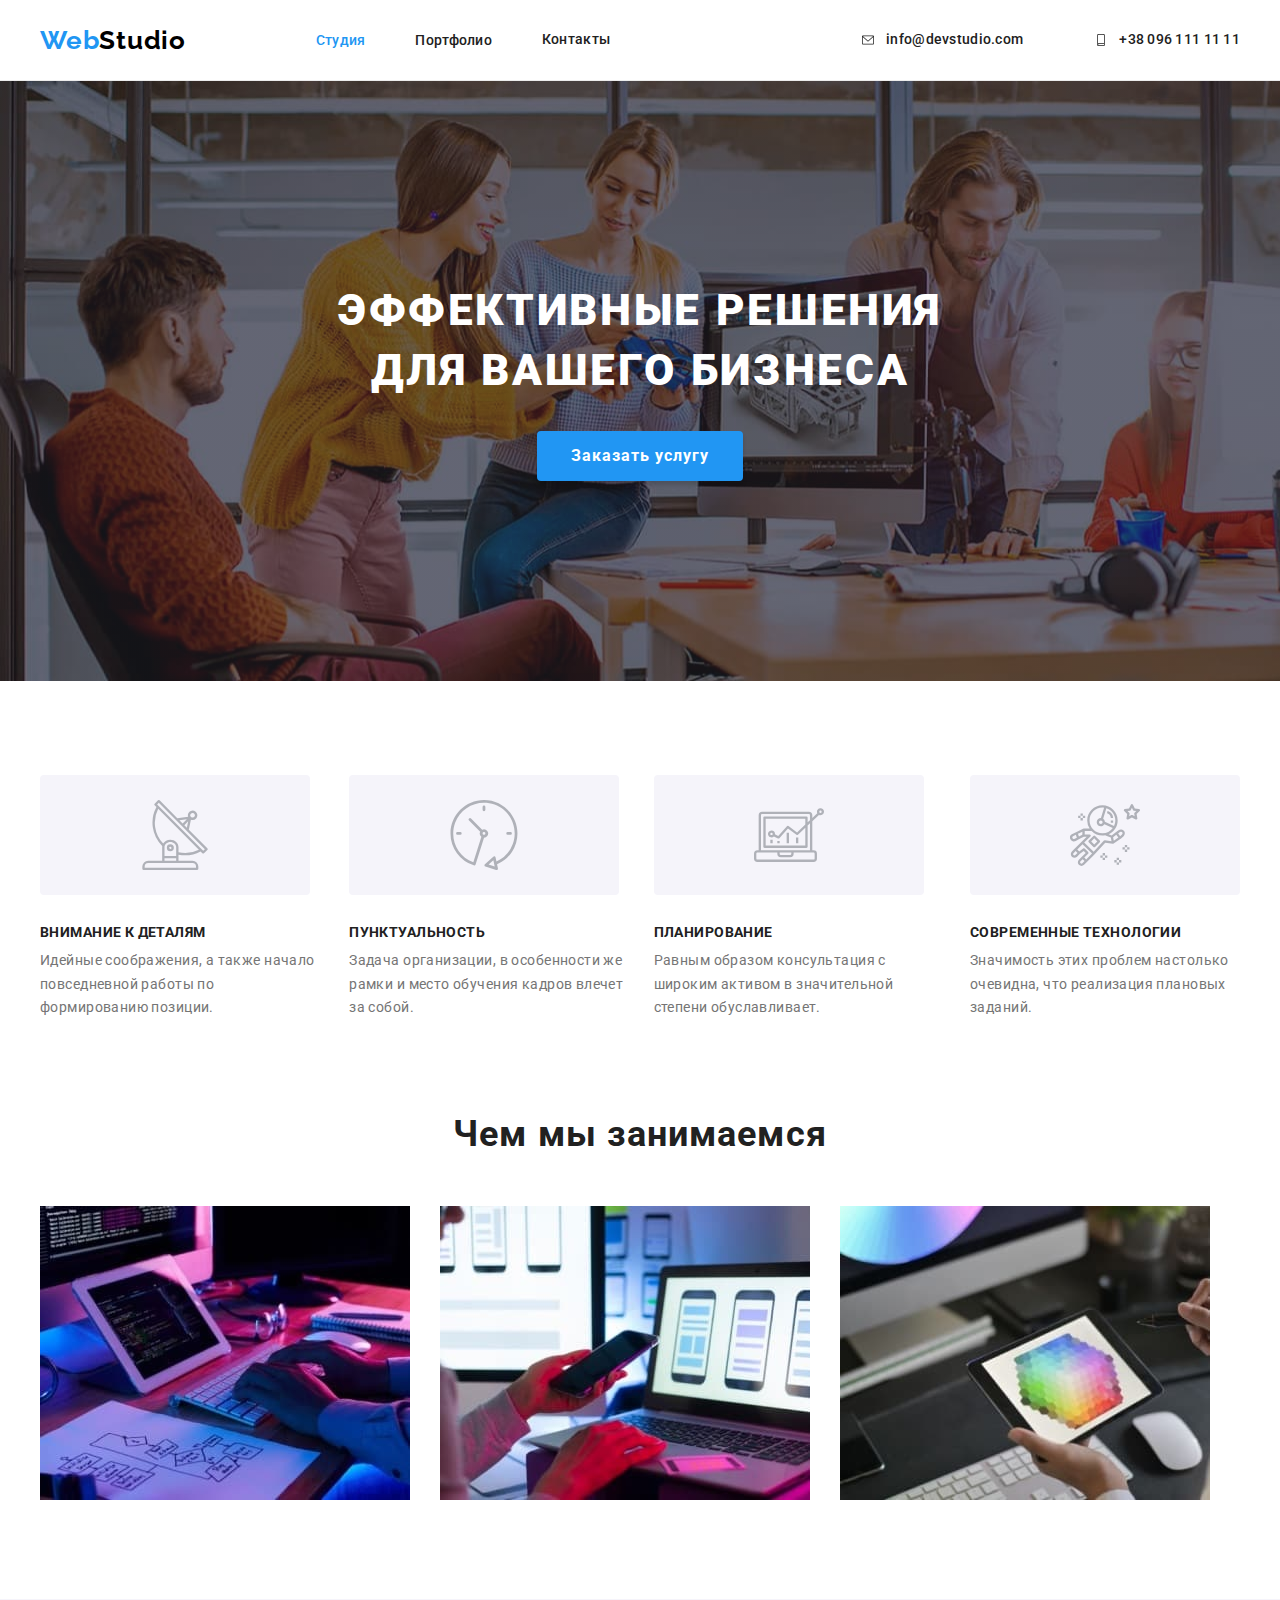
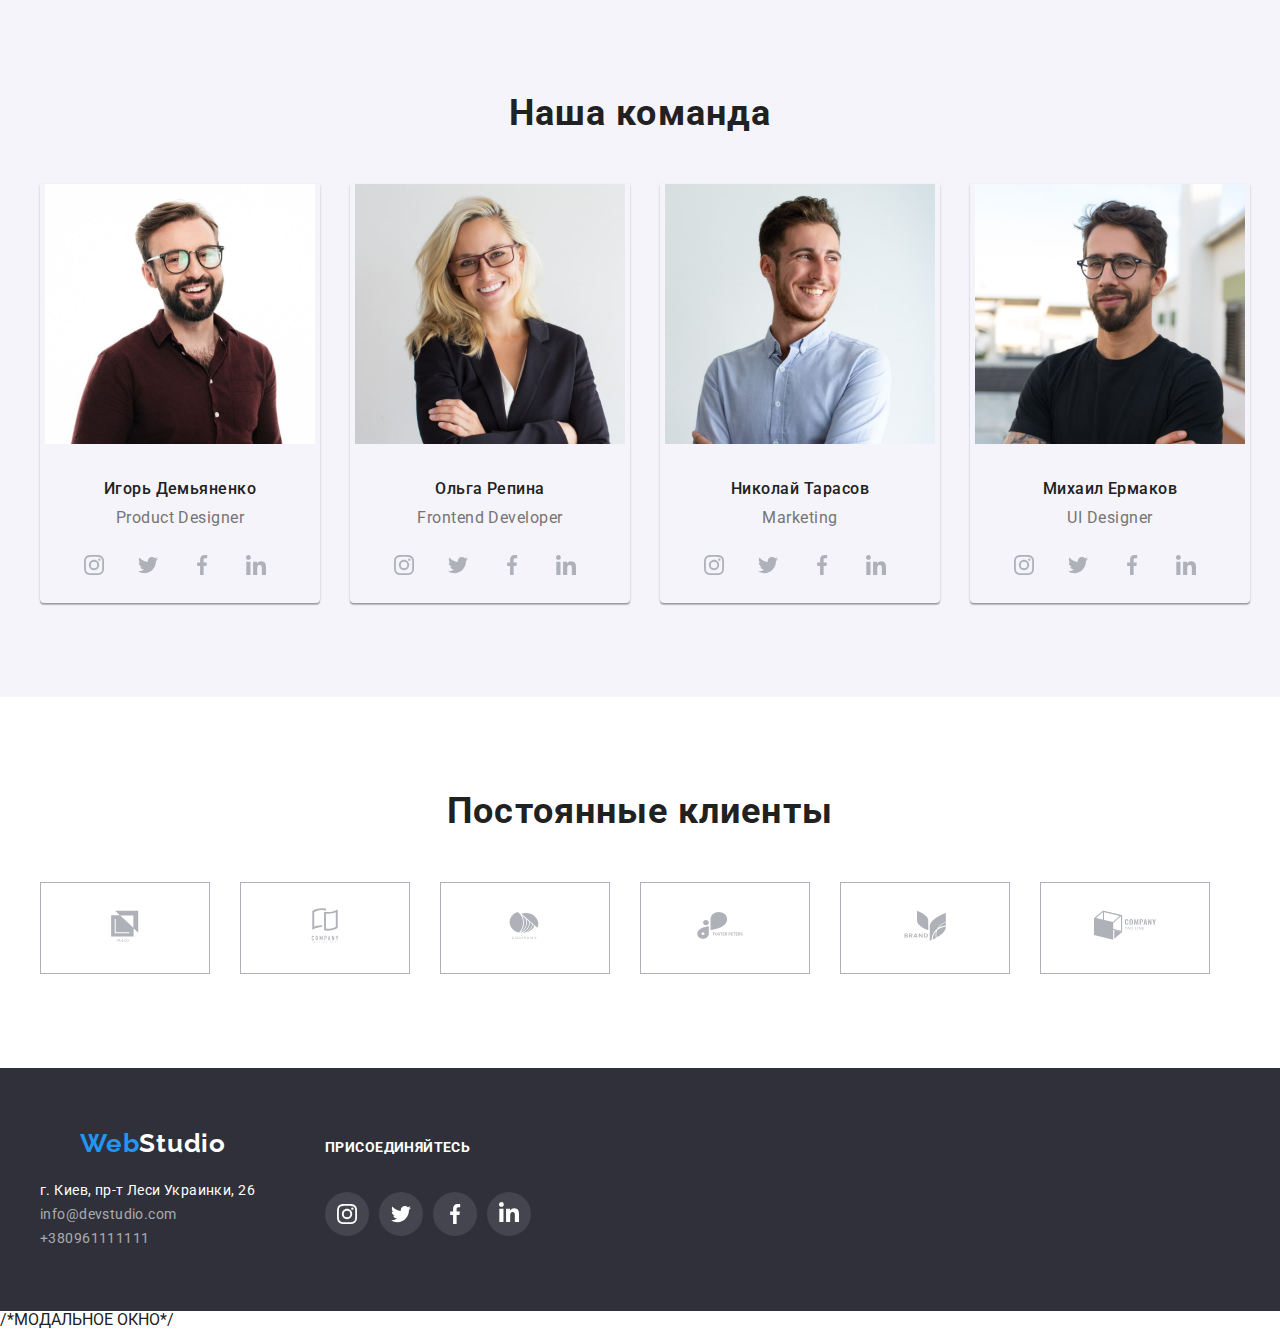
<file: index.html>
<!DOCTYPE html>
<html lang="ru">
<head>
    <meta charset="UTF-8">
    <meta http-equiv="X-UA-Compatible" content="IE=edge">
    <meta name="viewport" content="width=device-width, initial-scale=1.0">
    <title>goit-markup-hw-01</title>
    <link rel="preconnect" href="https://fonts.googleapis.com">
    <link rel="preconnect" href="https://fonts.gstatic.com" crossorigin>
    <link href="https://fonts.googleapis.com/css2?family=Raleway:wght@700&family=Roboto:wght@400;500;700;900&display=swap"
            rel="stylesheet">
    <link rel="stylesheet" href="https://cdnjs.cloudflare.com/ajax/libs/modern-normalize/1.0.0/modern-normalize.min.css" />
    <link rel="stylesheet" href="./css/stule.css">
</head>
<body>
   <header class="header">
    <div class="container container-flex">
       <a class="logo" href=""><span class="start-logo">Web</span><span class="end-logo">Studio</span></a> 
       <nav class="nav nav-mail">
           <ul class="link nav-link">
            <li class="item"><a class="header-link-current" href="">Студия</a></li>
            <li class="item"><a class="header-link-portpholio" href="./portfolio.html" target="_blank">Портфолио</a></li>
            <li class="item"><a class="header-link-contact" href="">Контакты</a></li>
           </ul>
           <div class="icon-phone">
           <a class="header-mail" href="mailto:info@devstudio.com">
            <svg class="icon" width="16" height="12">
                <use class="icon-mail" href="./imeges/icons.svg#icon-envelope"></use>
            </svg>info@devstudio.com</a>
            </div>
            <div class="icon-phone"> 
           <a class="header-phone" href="tel:+380961111111">
            <svg class="icon" width="16" height="12">
                <use href="./imeges/icons.svg#icon-smartphone"></use>
                 </svg> +38 096 111 11 11</a>
                </div>
       </nav>
    </div>
   </header> 
   <main>
       <!-- шапка -->
        <section class="hero">
            <div class="container">
            <h1 class="hero-header">Эффективные решения для вашего бизнеса</h1>
            <button data-modal-open type="button" class= "hero-button">Заказать услугу</button>
            </div>
        </section>

       <!-- особенности -->
        <section class="qualities">
            <div class="container">
            <h2 hidden>Особенности</h2>

            <ul class="link link-qualities">

                <li class="qualities-qualities">
                    <h3 class="qualities-header">
                        <div class="qualities-div">
                        <svg class="icon-qualities" width="70" height="70">
                            <use href="./imeges/icons.svg#icon-antenna-1"></use>
                        </svg></div>
                        Внимание к деталям</h3>
                    <p class="qualities-text">Идейные соображения, а также начало повседневной работы по формированию позиции.</p>
                </li>

                <li class="qualities-qualities">
                    <h3 class="qualities-header">
                        <div class="qualities-div">
                            <svg class="icon-qualities" width="70" height="70">
                                <use href="./imeges/icons.svg#icon-clock-1"></use>
                            </svg>
                        </div>
                        Пунктуальность</h3>
                    <p class="qualities-text">Задача организации, в особенности же рамки и место обучения кадров влечет за собой.</p>
                </li>

                <li class="qualities-qualities">
                    <h3 class="qualities-header">
                        <div class="qualities-div">
                            <svg class=" icon-qualities" width="70" height="70">
                            <use href="./imeges/icons.svg#icon-diagram-1"></use>
                            </svg>
                        </div>
                        Планирование</h3>
                    <p class="qualities-text">Равным образом консультация с широким активом в значительной степени обуславливает.</p>
                </li>

                <li class="qualities-qualities-end">
                    <h3 class="qualities-header">
                        <div class="qualities-div">
                            <svg class="icon-qualities" width="70" height="70">
                            <use href="./imeges/icons.svg#icon-astronaut-1"></use>
                            </svg>
                        </div>
                        Современные технологии</h3>
                    <p class="qualities-text">Значимость этих проблем настолько очевидна, что реализация плановых заданий.</p>
                </li>
            </ul>
            </div>
        </section> 

       <!-- чем мы занимаемся -->
        <section class="our-work">
            <div class="container">
            <h2 class="our-work-header">Чем мы занимаемся</h2>
            <ul class="link link-our-work">
                <li class="link-work"><img src="./imeges/box1.jpg" alt="ноутбук" width="370"></li>
                <li class="link-work"><img src="./imeges/box2.jpg" alt="телефон" width="370"></li>
                <li class="link-work-end"><img src="./imeges/box3.jpg" alt="планшет" width="370"></li>
            </ul>
            </div>
        </section>

       <!-- наша команда -->
        <section class="we">
            <div class="container">
            <h2 class="we-header">Наша команда</h2>
            <ul class="link link-we-header">
                <li class="we-photo">
                    <img src="./imeges/img(1).jpg" alt="Игорь Демьяненко" width="270">
                    <h3 class="we-specialist">Игорь Демьяненко</h3>
                    <p class="we-text" lang="en">Product Designer</p>                  
                    <div class="transition-we">
                        <ul class="transition-link">
                            <li>
                                <a href="">
                                    <div class="div-we">
                                        <svg class="icon-we" width="20" height="20">
                                        <use href="./imeges/icons.svg#icon-instagram-2"></use>
                                        </svg>
                                    </div>
                                </a>
                            </li>

                            <li>
                                <a href="">
                                    <div class="div-we">
                                    <svg class="icon-we" width="20" height="20">
                                    <use href="./imeges/icons.svg#icon-twitter-1"></use>
                                    </svg>
                                    </div>
                                </a>
                            </li>

                            <li>
                                <a href="">
                                    <div class="div-we">
                                    <svg class="icon-we" width="20" height="20">
                                    <use href="./imeges/icons.svg#icon-facebook-1"></use>
                                    </svg>
                                    </div>
                                </a>
                            </li>

                            <li>
                                <a href="">
                                    <div class="div-we">
                                    <svg class="icon-we-end" width="20" height="20">
                                    <use href="./imeges/icons.svg#icon-linkedin-1"></use>
                                    </svg>
                                    </div>
                                </a>
                            </li>
                        </ul>
                        </div>         
                    
                </li>
                <li class="we-photo">
                    <img src="./imeges/img(2).jpg" alt="Ольга Репина" width="270">
                    <h3 class="we-specialist">Ольга Репина</h3>
                    <p class="we-text" lang="en">Frontend Developer</p>
                    <div class="transition-we">
                        <ul class="transition-link">
                            <li>
                                <a href="">
                                    <div class="div-we">
                                    <svg class="icon-we" width="20" height="20">
                                    <use href="./imeges/icons.svg#icon-instagram-2"></use>
                                    </svg>
                                    </div>
                                </a>
                            </li>
                    
                            <li>
                                <a href="">
                                    <div class="div-we">
                                    <svg class="icon-we" width="20" height="20">
                                    <use href="./imeges/icons.svg#icon-twitter-1"></use>
                                    </svg>
                                    </div>
                                </a>
                            </li>
                    
                            <li>
                                <a href="">
                                <div class="div-we">
                                <svg class="icon-we" width="20" height="20">
                                <use href="./imeges/icons.svg#icon-facebook-1"></use>
                                </svg>
                                </div>
                                </a>
                            </li>
                    
                            <li>
                                <a href="">
                                    <div class="div-we">
                                        <svg class="icon-we-end" width="20" height="20">
                                        <use href="./imeges/icons.svg#icon-linkedin-1"></use>
                                        </svg>
                                    </div>
                                </a>
                            </li>
                        </ul>
                    </div>
                </li>

                <li class="we-photo">
                    <img src="./imeges/img(3).jpg" alt="Николай Тарасов" width="270">
                    <h3 class="we-specialist">Николай Тарасов</h3>
                    <p class="we-text" lang="en">Marketing</p>
                        <div class="transition-we">
                            <ul class="transition-link">
                                <li>
                                    <a href="">
                                    <div class="div-we">
                                    <svg class="icon-we" width="20" height="20">
                                    <use href="./imeges/icons.svg#icon-instagram-2"></use>
                                    </svg>
                                    </div>
                                    </a>
                                </li>

                                <li>
                                    <a href="">
                                    <div class="div-we">
                                    <svg class="icon-we" width="20" height="20">
                                    <use href="./imeges/icons.svg#icon-twitter-1"></use>
                                    </svg>
                                    </div>
                                    </a>
                                </li>

                                <li>
                                    <a href="">
                                    <div class="div-we">
                                    <svg class="icon-we" width="20" height="20">
                                    <use href="./imeges/icons.svg#icon-facebook-1"></use>
                                    </svg>
                                    </div>
                                    </a>
                                </li>

                                <li>
                                    <a href="">
                                    <div class="div-we">
                                    <svg class="icon-we-end" width="20" height="20">
                                    <use href="./imeges/icons.svg#icon-linkedin-1"></use>
                                    </svg>
                                    </div>
                                    </a>
                                </li>
                                </ul>
                            </div>

                                </li>

                                <li class="we-photo-end">
                                <img src="./imeges/img(4).jpg" alt="Михаил Ермаков" width="270">
                                <h3 class="we-specialist">Михаил Ермаков</h3>
                                <p class="we-text" lang="en">UI Designer</p>
                                <div class="transition-we">
                                <ul class="transition-link">
                            <li>
                                <a href="">
                                <div class="div-we">
                                <svg class="icon-we" width="20" height="20">
                                <use href="./imeges/icons.svg#icon-instagram-2"></use>
                                </svg>
                                </div>
                                </a>
                            </li>

                            <li>
                                <a href="">
                                <div class="div-we">
                                <svg class="icon-we" width="20" height="20">
                                <use href="./imeges/icons.svg#icon-twitter-1"></use>
                                </svg>
                                </div>
                                </a>
                            </li>

                            <li>
                                <a href="">
                                <div class="div-we">
                                <svg class="icon-we" width="20" height="20">
                                <use href="./imeges/icons.svg#icon-facebook-1"></use>
                                </svg>
                                </div>
                                </a>
                            </li>

                            <li>
                                <a href="">
                                <div class="div-we">
                                <svg class="icon-we-end" width="20" height="20">
                                <use href="./imeges/icons.svg#icon-linkedin-1"></use>
                                </svg>
                                </div>
                                </a>
                            </li>
                        </ul>
                    </div>

                </li>
            </ul>
            </div>
        </section>

        <section class="clients">
            <div class="container">
                <h2 class="our-clients">Постоянные клиенты</h2>
                <ul class="link link-our-clients">

                    <li class="clients-logo">
                        <a href="">
                        <div class="link-clients-logo">
                        <svg class="icon-qualities" width="70" height="70">
                            <use href="./imeges/icons.svg#icon-Logo"></use>
                        </svg>
                        </a>
                        </div>
                    </li>

                    <li class="clients-logo">
                        <a href="">
                            <div class="link-clients-logo">
                                <svg class="icon-qualities" width="70" height="70">
                                <use href="./imeges/icons.svg#icon-Logo-1"></use>
                            </svg>
                        </a>
                        </div>
                    </li>

                    <li class="clients-logo">
                        <a href="">
                            <div class="link-clients-logo">
                                <svg class="icon-qualities" width="70" height="70">
                                <use href="./imeges/icons.svg#icon-Logo-2"></use>
                                </svg>
                        </a>
                        </div>
                    </li>

                    <li class="clients-logo">
                        <a href="">
                            <div class="link-clients-logo">
                                <svg class="icon-qualities" width="70" height="70">
                                <use href="./imeges/icons.svg#icon-Logo-3"></use>
                                </svg>
                        </a>
                        </div>
                    </li>

                    <li class="clients-logo">
                        <a href="">
                            <div class="link-clients-logo">
                                <svg class="icon-qualities" width="70" height="70">
                                <use href="./imeges/icons.svg#icon-Logo-4"></use>
                                </svg>
                        </a>
                        </div>
                    </li>

                    <li class="clients-logo">
                        <a href="">
                            <div class="link-clients-logo">
                                <svg class="icon-qualities" width="70" height="70">
                                <use href="./imeges/icons.svg#icon-Logo-5"></use>
                                </svg>
                        </a>
                        </div>
                    </li>
                </ul>
            </div>
        </section>
   </main>
   <footer class="footer">
    <div class="container footer-container">
        <div class="footer-start">
        <a class="footer-logo start-footer-logo" href=""><span class="start-logo">Web</span><span class="end-footer-logo">Studio</span></a>
       <ul class="link">
            <li><address class="footer-address">г. Киев, пр-т Леси Украинки, 26</address></li>
            <li><a class="footer-mail" href="mailto:nfo@devstudio.com">info@devstudio.com</a></li>
            <li><a class="foote-phone" href="tel:+380961111111">+380961111111</a></li>
        </ul>
        </div>

        <div class="footer-box">
            <h4 class="footer-call">Присоединяйтесь</h4>
            <ul class="footer-link">
                <li>
                    <a href="">
                        <div class="div-footer">
                            <svg class="icon-footer" width="20" height="20">
                                <use href="./imeges/icons.svg#icon-instagram-2"></use>
                            </svg>
                        </div>
                    </a>
                </li>

                <li>
                    <a href="">
                        <div class="div-footer">
                            <svg class="icon-footer" width="20" height="20">
                                <use href="./imeges/icons.svg#icon-twitter-1"></use>
                            </svg>
                        </div>
                    </a>
                </li>

                <li>
                    <a href="">
                        <div class="div-footer">
                            <svg class="icon-footer" width="20" height="20">
                                <use href="./imeges/icons.svg#icon-facebook-1"></use>
                            </svg>
                        </div>
                    </a>
                </li>

                <li>
                    <a href="">
                        <div class="div-footer">
                            <svg class="icon-footer-end" width="20" height="20">
                                <use href="./imeges/icons.svg#icon-linkedin-1"></use>
                            </svg>
                    </a>
                </li>
            </ul>
            </div>
        </div>
   </footer>

   /*МОДАЛЬНОЕ ОКНО*/

   <div class="backdrop is-hidden" data-modal>
    <div class="modal">

        <strong class="strong">Оставьте свои данные, мы вам перезвоним</strong>

            <form class="form">
            <div class="div-form">
           
            <div class="form-field">
                <label class="label" for="name" autofocus>Имя</label>
                <svg class="icon-form" width="18" height="18">
                    <use href="./imeges/icons.svg#icon-men"></use>
                </svg>
                <input class="input" type="text" name="name" id="name">
            </div>
            
            <div class="form-field">
                <label class="label" for="tel">Телефон</label>
                <svg class="icon-form" width="18" height="18">
                    <use href="./imeges/icons.svg#icon-phone"></use>
                </svg>
                <input class="input" type="tel" name="tel" id="tel">
            </div>

           
            <div class="form-field">
                <label class="label" for="mail">Почта</label>
                <svg class="icon-form" width="18" height="18">
                    <use href="./imeges/icons.svg#icon-mail"></use>
                </svg>
                <input class="input" type="email" name="mail" id="mail">
            </div>

            <div class="form-field">
                <label class="label" for="comment">Комментарии</label>
                <textarea class="comment" name="comment"
                id="comment" placeholder="Введите текст"></textarea>
            </div>

            <div class="form-field">
            <label class="label">
                <input type="checkbox" name="agreement" value="reading" />
                Соглашаюсь с рассылкой и принимаю <span class="checkbox-text">Условия договора</span> 
            </label>
            </div>
            
            
            <div class="field-button">
            <button class="form-button" type="submit">Отправить</button>
            </div>

            </div>
           
        </form>
            
            <button data-modal-close class="close" type="button">
            <div class="div-close">
            <svg class="icon-footer-end" width="20" height="20">
                <use href="./imeges/icons.svg#icon-close"></use>
            </svg>
            </div>                
            </button>

    </div>
   </div>

<script src="./js/modal.js"></script>



</body>
</html>
</file>
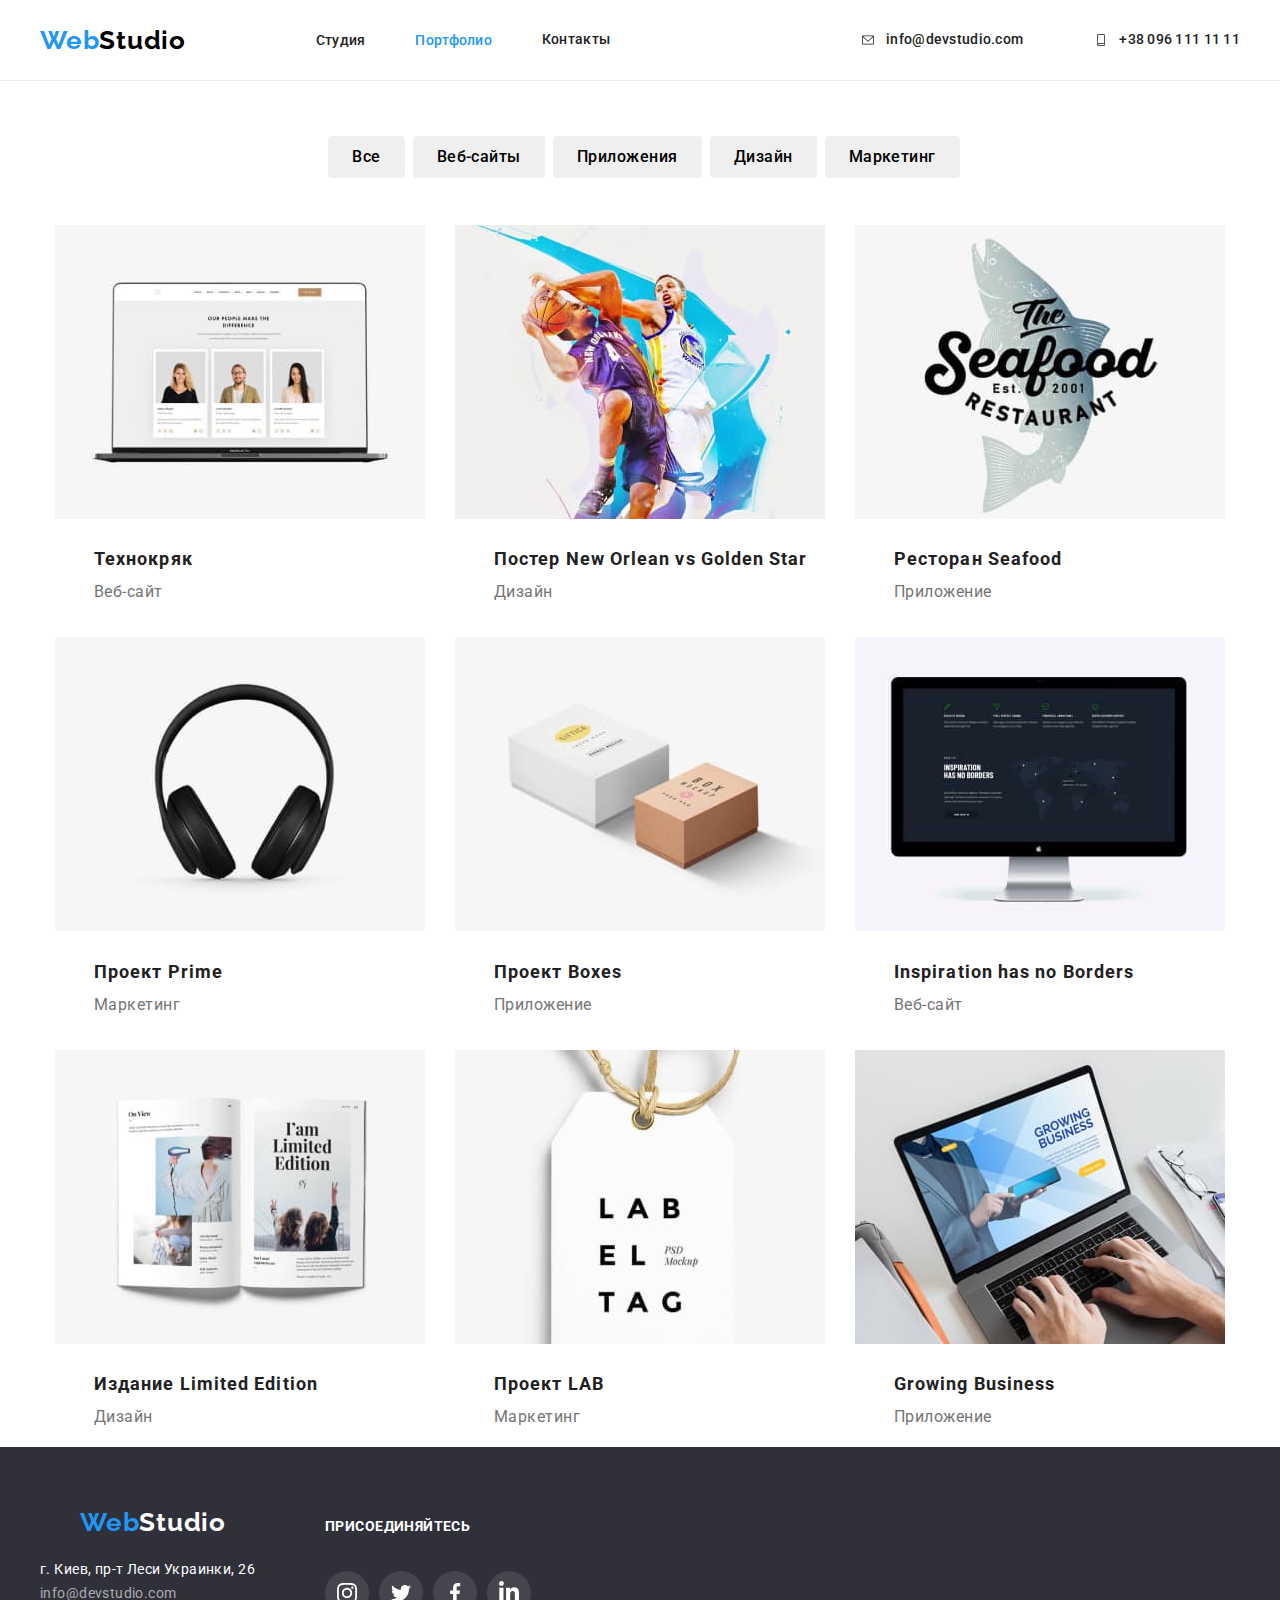
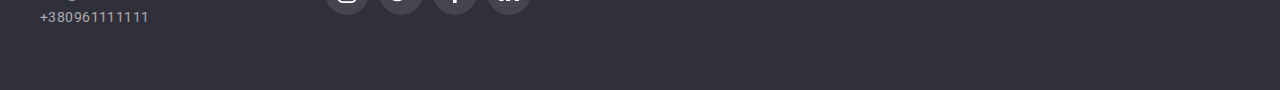
<file: portfolio.html>
<!DOCTYPE html>
<html lang="ru">

<head>
    <meta charset="UTF-8">
    <meta http-equiv="X-UA-Compatible" content="IE=edge">
    <meta name="viewport" content="width=device-width, initial-scale=1.0">
    <title>Второй лист. Партфолио</title>
    <link rel="preconnect" href="https://fonts.googleapis.com">
    <link rel="preconnect" href="https://fonts.gstatic.com" crossorigin>
    <link href="https://fonts.googleapis.com/css2?family=Raleway:wght@700&family=Roboto:wght@400;500;700;900&display=swap"
            rel="stylesheet">
    <link rel="stylesheet" href="https://cdnjs.cloudflare.com/ajax/libs/modern-normalize/1.0.0/modern-normalize.min.css" />
    <link rel="stylesheet" href="./css/stule.css">
</head>
<body>
<header class="header">
<div class="container container-flex">
    <a class="logo" href=""><span class="start-logo">Web</span><span class="end-logo">Studio</span></a>
    <nav class="nav nav-mail">
        <ul class="link nav-link">
            <li class="item"><a class="header-link-studio" href="">Студия</a></li>
            <li class="item"><a class="header-link-current" href="./portfolio.html" target="_blank">Портфолио</a>
            </li>
            <li class="item"><a class="header-link-contact" href="">Контакты</a></li>
        </ul>
        <div class="icon-phone">
        <a class="header-mail" href="mailto:info@devstudio.com">
            <svg class="icon" width="16" height="12">
                <use class="icon-mail" href="./imeges/icons.svg#icon-envelope"></use>
            </svg>info@devstudio.com</a>
            </div>
        <div class="icon-phone">
            <a class="header-phone" href="tel:+380961111111">
                <svg class="icon" width="16" height="12">
                    <use href="./imeges/icons.svg#icon-smartphone"></use>
                </svg> +38 096 111 11 11</a>
        </div>
    </nav>
</div>
</header>
    <main>
        <h1 hidden>Портфолио</h1>
        <section>
            <div class="container">
            <ul class="link link-button">
                <li><button type="button" class="button button-portfolio">Все</button></li>
                <li><button type="button" class="button button-portfolio">Веб-сайты</button></li>
                <li><button type="button" class="button button-portfolio">Приложения</button></li>
                <li><button type="button" class="button button-portfolio">Дизайн</button></li>
                <li><button type="button" class="button button-portfolio">Маркетинг</button></li>
            </ul>
            <ul class="link link-auto">
                <li class="portfolio-li">
                    <a class="link-portfolio" href="">
                        <div class="portfolio-photo">
                        <img src="./imeges/our-peoples.jpg" alt="Три фото" width="370" height="294">
                        <div class="window">
                            <p class="window-tex">Ресурс предлагает комплексные предложения с разным уровнем функционала и сервисов. Все это
                                позволит посетителю получить
                                исчерпывающие сведения о компании или частном лице.</p>
                        </div>
                        </div>                       
                        <h2 class="portfolio-header">Технокряк</h2>
                        <p class="portfolio-text">Веб-сайт</p>
                    </a>
                </li>
                <li class="portfolio-li">
                    <a class="link-portfolio" href="">
                        <div class="portfolio-photo">
                        <img src="./imeges/poster.jpg" alt="Баскетболисты" width="370" height="294">
                        <div class="window">
                            <p class="window-tex">Ресурс предлагает комплексные предложения с разным уровнем функционала и сервисов. Все это
                            позволит посетителю получить
                            исчерпывающие сведения о компании или частном лице.</p>
                        </div>
                        </div>
                        <h2 class="portfolio-header">Постер New Orlean vs Golden Star</h2>
                        <p class="portfolio-text">Дизайн</p>
                    </a>
                </li>
                <li class="portfolio-li">
                    <a class="link-portfolio" href="">
                        <div class="portfolio-photo">
                        <img src="./imeges/rest.jpg" alt="Рыба" width="370" height="294">
                        <div class="window">
                            <p class="window-tex">Ресурс предлагает комплексные предложения с разным уровнем функционала и сервисов. Все это
                            позволит посетителю получить
                            исчерпывающие сведения о компании или частном лице.</p>
                        </div>
                        </div>
                        <h2 class="portfolio-header">Ресторан Seafood</h2>
                        <p class="portfolio-text">Приложение</p>
                    </a>
                </li>
                <li class="portfolio-li">
                    <a class="link-portfolio" href="">
                        <div class="portfolio-photo">
                        <img src="./imeges/prime.jpg" alt="Наушники" width="370" height="294">
                        <div class="window">
                            <p class="window-tex">Ресурс предлагает комплексные предложения с разным уровнем функционала и сервисов. Все это
                            позволит посетителю получить
                            исчерпывающие сведения о компании или частном лице.</p>
                        </div>
                        </div>
                        <h2 class="portfolio-header">Проект Prime</h2>
                        <p class="portfolio-text">Маркетинг</p>
                    </a>
                </li>
                <li class="portfolio-li">
                    <a class="link-portfolio" href="">
                        <div class="portfolio-photo">
                        <img src="./imeges/boxes.jpg" alt="Коробки" width="370" height="294">
                        <div class="window">
                            <p class="window-tex">Ресурс предлагает комплексные предложения с разным уровнем функционала и сервисов. Все это
                            позволит посетителю получить
                            исчерпывающие сведения о компании или частном лице.</p>
                        </div>
                        </div>
                        <h2 class="portfolio-header">Проект Boxes</h2>
                        <p class="portfolio-text">Приложение</p>
                    </a>
                </li>
                <li class="portfolio-li">
                    <a class="link-portfolio" href="">
                        <div class="portfolio-photo">
                        <img src="./imeges/inspiration.jpg" alt="Компьютер" width="370" height="294">
                        <div class="window">
                            <p class="window-tex">Ресурс предлагает комплексные предложения с разным уровнем функционала и сервисов. Все это
                            позволит посетителю получить
                            исчерпывающие сведения о компании или частном лице.</p>
                        </div>
                        </div>
                        <h2 class="portfolio-header">Inspiration has no Borders</h2>
                        <p class="portfolio-text">Веб-сайт</p>
                    </a>
                </li>
                <li class="portfolio-li">
                    <a class="link-portfolio" href="">
                        <div class="portfolio-photo">
                        <img src="./imeges/disayn.jpg" alt="Книги" width="370" height="294">
                        <div class="window">
                            <p class="window-tex">Ресурс предлагает комплексные предложения с разным уровнем функционала и сервисов. Все это
                            позволит посетителю получить
                            исчерпывающие сведения о компании или частном лице.</p>
                        </div>
                        </div>
                        <h2 class="portfolio-header">Издание Limited Edition</h2>
                        <p class="portfolio-text">Дизайн</p>
                    </a>
                </li>
                <li class="portfolio-li">
                    <a class="link-portfolio" href="">
                        <div class="portfolio-photo">
                        <img src="./imeges/mark.jpg" alt="Буквы" width="370" height="294">
                        <div class="window">
                            <p class="window-tex">Ресурс предлагает комплексные предложения с разным уровнем функционала и сервисов. Все это
                            позволит посетителю получить
                            исчерпывающие сведения о компании или частном лице.</p>
                        </div>
                        </div>
                        <h2 class="portfolio-header">Проект LAB</h2>
                        <p class="portfolio-text">Маркетинг</p>
                    </a>
                </li>
                <li class="portfolio-li">
                    <a class="link-portfolio" href="">
                        <div class="portfolio-photo">
                        <img src="./imeges/growing.jpg" alt="ноутбук" width="370" height="294">
                        <div class="window">
                            <p class="window-tex">Ресурс предлагает комплексные предложения с разным уровнем функционала и сервисов. Все это
                            позволит посетителю получить
                            исчерпывающие сведения о компании или частном лице.</p>
                        </div>
                        </div>
                        <h2 class="portfolio-header">Growing Business</h2>
                        <p class="portfolio-text">Приложение</p>
                    </a>
                </li>
            </ul>
            </div>
        </section>
    </main>
<footer class="footer">
    <div class="container footer-container">
        <div class="footer-start">
            <a class="footer-logo start-footer-logo" href=""><span class="start-logo">Web</span><span
                    class="end-footer-logo">Studio</span></a>
            <ul class="link">
                <li>
                    <address class="footer-address">г. Киев, пр-т Леси Украинки, 26</address>
                </li>
                <li><a class="footer-mail" href="mailto:nfo@devstudio.com">info@devstudio.com</a></li>
                <li><a class="foote-phone" href="tel:+380961111111">+380961111111</a></li>
            </ul>
        </div>

        <div class="footer-box">
            <h4 class="footer-call">Присоединяйтесь</h4>
            <ul class="footer-link">
                <li>
                    <a href="">
                        <div class="div-footer">
                            <svg class="icon-footer" width="20" height="20">
                                <use href="./imeges/icons.svg#icon-instagram-2"></use>
                            </svg>
                        </div>
                    </a>
                </li>

                <li>
                    <a href="">
                        <div class="div-footer">
                            <svg class="icon-footer" width="20" height="20">
                                <use href="./imeges/icons.svg#icon-twitter-1"></use>
                            </svg>
                        </div>
                    </a>
                </li>

                <li>
                    <a href="">
                        <div class="div-footer">
                            <svg class="icon-footer" width="20" height="20">
                                <use href="./imeges/icons.svg#icon-facebook-1"></use>
                            </svg>
                        </div>
                    </a>
                </li>

                <li>
                    <a href="">
                        <div class="div-footer">
                            <svg class="icon-footer-end" width="20" height="20">
                                <use href="./imeges/icons.svg#icon-linkedin-1"></use>
                            </svg>
                    </a>
                </li>
            </ul>
        </div>
    </div>
</footer>
</body>

</html>
</file>
<file: css/stule.css>
body {
    background-color: var(--white-text-color);
    color: var(--title-text-color);
    font-family: Roboto, sans-serif;
   }

*,
*::before,
*::after {
  box-sizing: border-box;
}
h1, h2, h3, h4, p {
    margin: 0;
}
.container {
    width: 1200px;
    /*padding-left: 15px;
    padding-right: 15px;*/
    margin-left: auto;
    margin-right: auto; 
    /*outline: 1px solid red*/;
}
.img {
    display: block;
    max-width: 100%;
    height: auto;
}
.link {
    list-style-type: none;
    margin: 0;
}

:root{
/* Цвет заголовков*/
    --title-text-color: #212121;

/* Цвет пояснений*/
    --text-paragraph-color:#757575;

/* Цвет интерактивных элементов (голубой) */
    --accent-color:#2196F3;

    /* Цвет логотипа */
    --logo-color:#000000;

/* Цвет текста в темном фоне  */
    --white-text-color: #ffffff;

/* Цвет темного фона  */
    --background-hero:#2F303A;

/* Цвет бледного фона (серенький)  */
    --background-section:#F5F4FA;
   }

/*ХЕДЕР!*/
.header {
    border-bottom: 1px solid #ECECEC;
    display: flex;
    align-items: center;
}

.logo {
    text-decoration: none;
    font-family: Raleway, sans-serif;
    font-weight: 700;
    font-size: 26px;
    line-height: 1.19;
    letter-spacing: 0.03em;
}
.start-logo {
    color: var(--accent-color);
}
.end-logo {
    padding-top: 32px;
    padding-bottom: 32px;
    color: var(--logo-color);
    margin-right: 93px;
    transition-property: color;
    transition-duration: 250ms;
    transition-timing-function: cubic-bezie(0.4, 0, 0.2, 1);
}
.end-logo:hover {
    color: var(--accent-color);
}
.end-logo:focus {
    color: var(--accent-color);
}
.nav-link {
    display: flex;
    align-items: center; 
}
.nav-mail {
    display: flex;
    align-items: center;
    margin-left: auto;
}
.container-flex {
    display: flex;
    align-items: center;
}
.item {
    margin-right: 50px;
}
.nav-link .item:last-child {
    margin-right: 0;
}
.link .nav-link.item {
    padding: 0;
}
.header-link-current {
    padding-top: 32px;
    padding-bottom: 32px;
    text-decoration: none;
    padding: 0;
    color: var(--accent-color);
    font-weight: 500;
    font-size: 14px;
    line-height: 1.14;
    letter-spacing: 0.02em;
}
.header-link-portpholio {
    padding-top: 32px;
    padding-bottom: 32px;
    text-decoration: none;
    color: var(--title-text-color);
    font-weight: 500;
    font-size: 14px;
    line-height: 1.14;
    letter-spacing: 0.02em;

    transition-property: color;
    transition-duration: 250ms;
    transition-timing-function: cubic-bezie(0.4, 0, 0.2, 1);
    
}
.header-link-portpholio:hover {
    color: var(--accent-color);
}
.header-link-portpholio:focus {
    color: var(--accent-color);
}
.header-link-studio {
    padding-top: 32px;
    padding-bottom: 32px;
    text-decoration: none;
    color: var(--title-text-color);
    font-weight: 500;
    font-size: 14px;
    line-height: 1.14;
    letter-spacing: 0.02em;

    transition-property: color;
    transition-duration: 250ms;
    transition-timing-function: cubic-bezie(0.4, 0, 0.2, 1);
}
.header-link-studio:hover {
    color: var(--accent-color);
}
.header-link-studio:focus {
    color: var(--accent-color);
}
.header-link-contact {
    display: block;
    padding-top: 32px;
    padding-bottom: 32px;
    text-decoration: none;
    margin-right: 250px;
    color: var(--title-text-color);
    font-weight: 500;
    font-size: 14px;
    line-height: 1.14;
    letter-spacing: 0.02em;

    transition-property: color;
    transition-duration: 250ms;
    transition-timing-function: cubic-bezie(0.4, 0, 0.2, 1);
}
.header-link-contact:hover {
    color: var(--accent-color);
}
.header-link-contact:focus {
    color: var(--accent-color);
}
.header-mail {
    padding-top: 32px;
    padding-bottom: 32px;
    text-decoration: none;
    margin-right: 70px;
    color: var(--title-text-color);
    font-weight: 500;
    font-size: 14px;
    line-height: 1.14;
    letter-spacing: 0.02em;
    display: flex;
    align-items:center;

    transition-property: color;
    transition-duration: 250ms;
    transition-timing-function: cubic-bezie(0.4, 0, 0.2, 1);
}
.header-mail:hover {
    color: var(--accent-color);
}
.header-mail:focus {
    color: var(--accent-color);
}
.header-phone {
    padding-top: 32px;
    padding-bottom: 32px;
    text-decoration: none;
    color: var(--title-text-color);
    font-weight: 500;
    font-size: 14px;
    line-height: 1.14;
    letter-spacing: 0.02em;
    display: flex;
    align-items: center;

    transition-property: color;
    transition-duration: 250ms;
    transition-timing-function: cubic-bezie(0.4, 0, 0.2, 1);   
}
.header-phone:hover {
    color: var(--accent-color);
}
.header-phone:focus {
    color: var(--accent-color);
}
.icon {
    margin-right: 10px;
}
.icon-mail {
    fill: var(--title-text-color);

    transition-property: fill;
    transition-duration: 250ms;
    transition-timing-function: cubic-bezie(0.4, 0, 0.2, 1);
}
.icon-mail:hover {
    fill: var(--accent-color);
}
.icon-mail:focus {
    fill: var(--accent-color);
}
.icon-phone {
    fill: var(--title-text-color);

    transition-property: fill, color;
    transition-duration: 250ms;
    transition-timing-function: cubic-bezie(0.4, 0, 0.2, 1);
}
.icon-phone:hover {
    fill: var(--accent-color);
}
.icon-phone:focus {
    fill: var(--accent-color);
}

/*ГЕРОЙ*/
.hero {
    padding-top: 200px;
    padding-bottom: 200px;
    text-align: center;
    background-image: linear-gradient(rgba(47, 48, 58, 0.4),rgba(47, 48, 58, 0.4)), url(../imeges/many-face.jpg);
    background-size: cover;
    background-color:  #C4C4C4;
   }
.hero-header {
    margin-top: 0;
    margin-bottom: 30px;
    margin-right: auto;
    margin-left: auto;
    align-items: center;
    max-width: 696px;
    color: var(--white-text-color);
    font-weight: 900;
    font-size: 44px;
    line-height: 1.36;
    letter-spacing: 0.06em;
    text-transform: uppercase;
}
.hero-button {
    display: inline-block;
    border-radius: 4px;
    border-color: transparent;
    padding: 10px 32px;
    min-width: 200px;
    height: 50px;
    background-color: var(--accent-color);
    color: var(--white-text-color);
    text-decoration: none;
    font-weight: 700;
    font-size: 16px;
    line-height: 1.36;
    align-items: center;
    text-align: center;
    letter-spacing: 0.06em;
    box-shadow: 0px 4px 4px rgba(0, 0, 0, 0.15);
}
.hero-button:hover {
    color: var(--accent-color);
    background-color: var(--white-text-color);
}

.hero-button:focus {
    color: var(--accent-color);
    background-color: var(--white-text-color);
}

/*qualities*/

.qualities-header {
    margin-bottom: 8px;
    color: var(--title-text-color);
    font-weight: 700;
    font-size: 14px;
    line-height: 1.14;
    letter-spacing: 0.03em;
    text-transform: uppercase;
}
.qualities-text {
    color: var(--text-paragraph-color);
    font-size: 14px;
    line-height: 1.71;
    letter-spacing: 0.03em;
}
.qualities-div {
    display: flex;
    align-items: center;
    justify-content:center;
    width: 270px;
    height: 120px;
    margin-bottom: 30px;
    border-radius: 4px;
    background-color: var(--background-section);
    
}
.link-qualities {
    padding: 0;
}
.icon-qualities {
    fill: #AFB1B8;
    transition-property: fill;
    transition-duration: 250ms;
    transition-timing-function: cubic-bezie(0.4, 0, 0.2, 1);
}

.icon-qualities:hover {
    fill: var(--accent-color)
}
.link-qualities {
    display: flex;
    justify-content: space-between;
}

.qualities-qualities {
    margin-right: 30px;
    padding-top: 94px;
    padding-bottom: 94px;
}

.qualities-qualities-end {
    margin-right: 0;
    padding-top: 94px;
    padding-bottom: 94px;
}

/*ЧЕМ МЫ ЗАНИМАЕМСЯ*/

.our-work-header {
    margin-bottom: 50px;
    color: var(itle-text-color);
    font-weight: 700;
    font-size: 36px;
    line-height: 1.16;
    text-align: center;
    letter-spacing: 0.03em;
}
.link-our-work {
    display: flex;
    padding: 0;
}
.our-work {
    padding-bottom: 94px;
}
.link-work {
    margin-right: 30px;
    padding: 0;
    display: block;
}
.link-work-end {
    display: block;
}

/*НАША КОМАНДА*/

.we {
    padding-top: 94px;
    padding-bottom: 94px;
    background-color: var(--background-section);
}
.we-header {
    margin-bottom: 50px;
    color: var(--title-text-color);
    font-weight: 700;
    font-size: 36px;
    line-height: 1.16;
    text-align: center;
    letter-spacing: 0.03em;
}
.we-specialist {
    color: var(--title-text-color);
    font-weight: 500;
    font-size: 16px;
    line-height: 1.19;
    letter-spacing: 0.03em;
}
.we-text {
    color: var(--text-paragraph-color);
    font-size: 16px;
    line-height: 1.19;
    letter-spacing: 0.03em;
}
.link-we-header {
    display: flex;
    padding: 0;
}
.we-photo {
    margin-right: 30px;
    text-align: center;
    box-shadow: 0px 1px 3px rgba(0, 0, 0, 0.12), 0px 1px 1px rgba(0, 0, 0, 0.14), 0px 2px 1px rgba(0, 0, 0, 0.2);
    border-radius: 0px 0px 4px 4px;
}
.we-photo-end {
    text-align: center;
    box-shadow: 0px 1px 3px rgba(0, 0, 0, 0.12), 0px 1px 1px rgba(0, 0, 0, 0.14), 0px 2px 1px rgba(0, 0, 0, 0.2);
    border-radius: 0px 0px 4px 4px;
}
.we-specialist {
    margin-bottom: 10px;
    margin-top: 30px;
}
.we-text {
    margin-bottom: 0px;
}
.transition-we {
    display: flex;
    margin-right: 32px;
    margin-left: 32px;
    margin-top: 16px;
    margin-bottom: 16px;  
}
.transition-link {
    padding: 0;
    list-style-type:none;
    display: flex;
}
.div-we {
    display: flex;
    justify-content: center;
    align-items: center;
    margin-right: 10px;
    width: 44px;
    height: 44px;
    border: none;
    border-radius: 50%; 
    transition-property: background-color;
    transition-duration: 250ms;
    transition-timing-function: cubic-bezie(0.4, 0, 0.2, 1);
}
.icon-we, .icon-we-end {
    fill: #AFB1B8;
    transition-property: fill;
    transition-duration: 250ms;
    transition-timing-function: cubic-bezie(0.4, 0, 0.2, 1);
}
.icon-we:hover {
    fill: var(--white-text-color);
}
.icon-we:focus {
    fill: var(--white-text-color);
}
.icon-we-end:hover {
fill: var(--white-text-color);
}
.icon-we-end:focus {
    fill: var(--white-text-color);
}
.div-we:hover {
    background-color:var(--accent-color);    
}
.div-we:focus {
    background-color: var(--accent-color);
}

/*ПОСТОЯННЫЕ КЛИЕНТЫ*/

.our-clients {
    font-weight: 700;
    font-size: 36px;
    line-height: 1.16;
    text-align: center;
    letter-spacing: 0.03em;
    color: var(--title-text-color);
    margin-bottom: 50px;
}
.clients {
    padding-top: 94px;
    padding-bottom: 94px;
}
.link-clients-logo {   
    width: 170px;
    height: 92px;
    border: 1px solid #AFB1B8;
    margin-right: 30px;
    display: flex;
    align-items: center;
    justify-content: center;
    transition-property: border-color;
    transition-duration: 250ms;
    transition-timing-function: cubic-bezie(0.4, 0, 0.2, 1);
}
.link-clients-logo:hover{
    border: 1px solid var(--accent-color);
}

.link-our-clients {
    padding: 0;
}

/*ФУТЕР*/

.footer {
    display: flex;
    background-color: var(--background-hero);   
}
.footer-logo .start-footer-logo {
    padding-right: 0;
}
.footer-logo {
    margin-top: 0px;
    color: var(--white-text-color);
    text-decoration: none;
    font-family: 'Raleway';
    font-weight: 700;
    font-size: 26px;
    line-height: 1.19;
    letter-spacing: 0.03em;
    
}
.end-footer-logo {
    transition-property: border-color;
    transition-duration: 250ms;
    transition-timing-function: cubic-bezie(0.4, 0, 0.2, 1);
}
.end-footer-logo:hover {
    color: var(--accent-color);
}
.end-footer-logo:focus {
    color: var(--accent-color);
}
.footer-address {
    color: var(--white-text-color);
    list-style-type: none;
    font-style: normal;    
    font-weight: 400;
    font-size: 14px;
    line-height: 1.71;
    letter-spacing: 0.03em;
    margin-top: 20px;
}
.footer-mail {
    text-decoration: none;
    font-style: normal;
    font-weight: 400;
    font-size: 14px;
    line-height: 1.71;
    letter-spacing: 0.03em;
    color: rgba(255, 255, 255, 0.6);
    margin-top: 9px;
    transition-property: color;
    transition-duration: 250ms;
    transition-timing-function: cubic-bezie(0.4, 0, 0.2, 1);
}
.footer-mail:hover {
    color: var(--accent-color);
}
.footer-mail:focus {
    color: var(--accent-color);
}
.foote-phone {
    text-decoration: none;
    font-style: normal;
    font-weight: 400;
    font-size: 14px;
    line-height: 1.71;
    letter-spacing: 0.03em;
    color: rgba(255, 255, 255, 0.6);
    margin-top: 9px;
    transition-property: color;
    transition-duration: 250ms;
    transition-timing-function: cubic-bezie(0.4, 0, 0.2, 1);
}
.foote-phone:hover {
    color: var(--accent-color);
}
.foote-phone:focus{
    color: var(--accent-color);
}
.footer-box {
    display: flex;
}
.footer-call {
    display: flex;
}
.footer-link {
    list-style-type: none;
    display: flex;
    padding: 0;
}
.footer-call {
    margin-bottom: 20px;
    font-family: 'Roboto';
    font-style: normal;
    font-weight: 700;
    font-size: 14px;
    line-height: 1.14;
    letter-spacing: 0.03em;
    text-transform: uppercase;
    color: var(--white-text-color);
}
.icon-footer {
    fill: var(--white-text-color)
}
.icon-footer-end {
    fill: var(--white-text-color)
}
.footer-container {
    display: flex;
    align-items: baseline;
    width: 1200px;
    /*height: 252px;*/
    padding-top: 60px;
    padding-bottom: 60px;
}
.start-footer-logo {
    margin-left: 40px;
}
.link-our-clients {
    display: flex;
}
.div-footer {
    display: flex;
    justify-content: center;
    align-items: center;
    margin-right: 10px;
    width: 44px;
    height: 44px;
    border: none;
    border-radius: 50%;
    background-color: rgba(255, 255, 255, 0.1);
    transition-property: background-color;
    transition-duration: 250ms;
    transition-timing-function: cubic-bezie(0.4, 0, 0.2, 1);
}
.div-footer:hover {
    background-color: var(--accent-color);
}
.div-footer:focus {
    background-color: var(--accent-color);
}
.footer-box {
    margin-left: 70px;
    flex-direction: column;
    
    width: 206px;
    height: 80px;
}


/*КНИПКИ ПОРТФОЛИО*/
.button {
    font-family: "Roboto";
    cursor: pointer;
    font-weight: 500;
    font-size: 16px;
    line-height: 1.62;
    letter-spacing: 0.03em;
    display: inline-block;
    margin-right: 8px;
    border-color: transparent;
    border-radius: 4px;
    min-width: 73px;
    padding: 6px 22px;
    cursor: pointer;

    transition-property: color, background-color;
    transition-duration: 250ms;
    transition-timing-function: cubic-bezie(0.4, 0, 0.2, 1);
}

.button:last-child {
    margin-right: 0;
}

.button:hover {
    color: var(--white-text-color);
    background-color: var(--accent-color);
}

.button:focus {
    color: var(--white-text-color);
    background-color: var(--accent-color);
}

.button-portfolio {
    margin: 0 8px 0;
}

/*КАРТИНКИ ПАРТФОЛИО*/

.portfolio-header {
    margin-left: 39px;
    margin-top: 18px;
    color: var(--title-text-color);
    font-weight: 700;
    font-size: 18px;
    line-height: 2.0;
    letter-spacing: 0.06em;
}
.link {
    padding: 0;
}
.link-portfolio {
    text-decoration: none;   
}
.link-portfolio:hover .window {
    transform: translateY(0);
}
.portfolio-photo {
    position: relative;
    overflow: hidden;
}

.portfolio-li {
    /*outline: 1px solid red;*/
    
    padding: 0;
    margin: 15px;
}
.portfolio-li:hover {
    box-shadow: 0px 1px 1px rgba(0, 0, 0, 0.12), 0px 4px 4px rgba(0, 0, 0, 0.06), 1px 4px 6px rgba(0, 0, 0, 0.16);
    transform: translateY(0);
}
.window {
    position: absolute;
    top: 0;
    left: 0;

    display: flex;
    align-items: center;
    justify-content: center;

    transform: translateY(102%);

    padding: 63px 24px;

    background-color: rgba(33, 150, 243, 0.9);

    transition-property: transform;
    transition-duration: 250ms;
    transition-timing-function: cubic-bezie(0.4, 0, 0.2, 1);;  
}

.window-tex {
    font-weight: 400;
    font-size: 18px;
    line-height: 1.56;
    letter-spacing: 0.03em;
    color: var(--white-text-color);
}

.link-auto {
    display: flex;
    flex-wrap: wrap;
}
.portfolio-text {
    margin-left: 39px;
    color: var(--text-paragraph-color);
    font-weight: 400;
    font-size: 16px;
    line-height: 1.88;
    letter-spacing: 0.03em;
}

.link-button {
    display: flex;
    margin-bottom: 32px;
    margin-top: 55px;
    justify-content: center;
}

/*модальное окно*/

.backdrop {
    position: fixed;
    top: 0;
    left: 0;

    width: 100%;
    height: 100%;

    background: rgba(0, 0, 0, 0.2);
}
.backdrop.is-hidden {
    opacity: 0;
    pointer-events: none;
}

.modal {
    display: flex;
    flex-direction: column;
    position: absolute;
    padding: 40px;
    left: 50%;
    top: 50%;
    transform: translate(-50%, -50%);
   
    width: 528px;
    height: 581px;
       
    background: #FFFFFF;
    box-shadow: 0px 1px 3px rgba(0, 0, 0, 0.12), 0px 1px 1px rgba(0, 0, 0, 0.14), 0px 2px 1px rgba(0, 0, 0, 0.2);
    border-radius: 4px;
}
.close {
    position: absolute;
    top: 6px;
    right: 6px;
    width: 30px;
    height: 30px;
    border-radius: 50%;
    background: #FFFFFF;
    border: 1px solid rgba(0, 0, 0, 0.1);
}
.div-close {
    display: flex;
    align-items: center;
    justify-content: center;
}
.strong {
    margin-bottom: 12px;
    font-weight: 700;
    font-size: 20px;
    line-height: 23px;
    text-align: center;
    letter-spacing: 0.03em;
}
.form {   
    margin-left: auto;
    margin-right: auto;
}
.form-field {
    position: relative;
    margin-bottom: 10px;
    display: flex;
    flex-direction: column;
}
.form-field label{
margin-bottom: 5px;
}
.icon-form {
    position: absolute;
    top: 50%;
    left: 12px;
}
.label { 
    font-weight: 400;
    font-size: 12px;
    line-height: 1.16;
    letter-spacing: 0.01em;
    color: #757575;
}
.input {
    width: 448px;
    height: 40px;
    border-radius: 4px;
    border: 1px solid rgba(33, 33, 33, 0.2);
}

.comment {
    width: 448px;
    height: 120px;
    padding: 12px;
    resize: none;
    border-radius: 4px;
    border: 1px solid rgba(33, 33, 33, 0.2);
}
.form-field textarea::placeholder {   
    font-weight: 400;
    font-size: 14px;
    line-height: 16px;
    letter-spacing: 0.01em;
    color: rgba(117, 117, 117, 0.5);
}
.checkbox-text {
    color: #2196F3;
    text-decoration: underline;
}

.field-button {
    display: flex;
    align-items: center;
    text-align: center;
    margin-right: auto;
    margin-left: auto;
}

.form-button {
    font-weight: 700;
    font-size: 16px;
    line-height: 1.88;

    width: 200px;
    height: 50px;
    padding: 10px 55px;
    margin-top: 25px;
    letter-spacing: 0.06em;

    border: transparent;
    color: #FFFFFF;
    background: #188CE8;
    box-shadow: 0px 4px 4px rgba(0, 0, 0, 0.15);
    border-radius: 4px;
}
</file>
